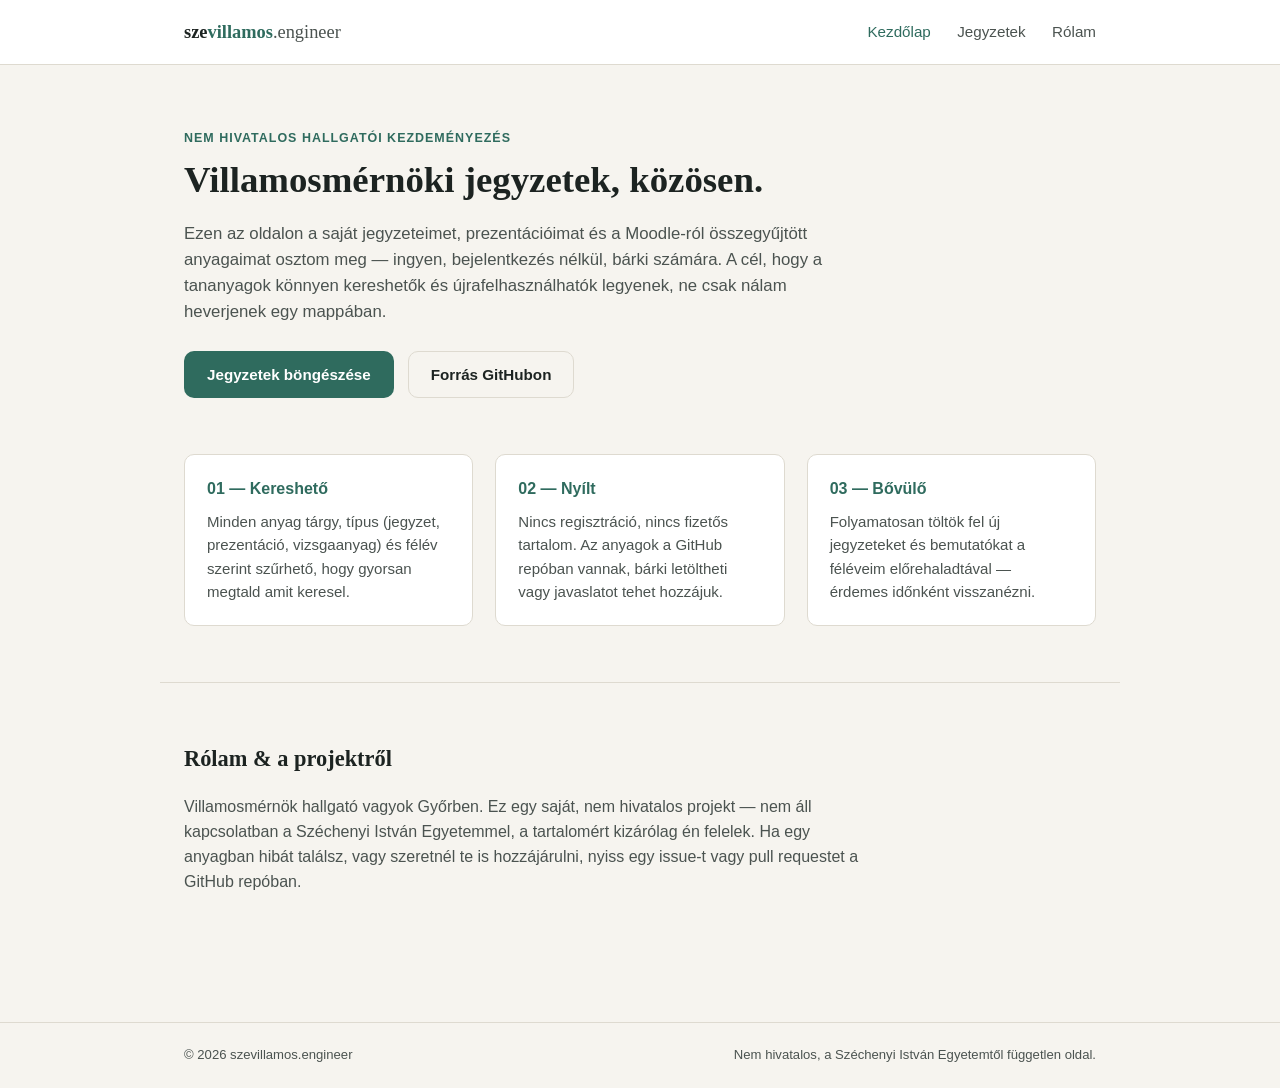
<file: index.html>
<!DOCTYPE html>
<html lang="hu">
<head>
<meta charset="UTF-8">
<meta name="viewport" content="width=device-width, initial-scale=1.0">
<title>SZE Villamos &ndash; Jegyzetek és tananyagok</title>
<meta name="description" content="Villamosmérnök hallgatói jegyzetek, prezentációk és tananyagok gyűjteménye, szabadon elérhetően mindenki számára.">
<link rel="stylesheet" href="assets/style.css">
</head>
<body>
<header class="site-header">
  <div class="wrap">
    <a href="index.html" class="brand">sze<span>villamos</span><span class="dot">.engineer</span></a>
    <nav>
      <a href="index.html" class="active">Kezdőlap</a>
      <a href="jegyzetek.html">Jegyzetek</a>
      <a href="#rolam">Rólam</a>
    </nav>
  </div>
</header>

<main>
  <section class="hero wrap">
    <p class="eyebrow">Nem hivatalos hallgatói kezdeményezés</p>
    <h1>Villamosmérnöki jegyzetek, közösen.</h1>
    <p class="lead">
      Ezen az oldalon a saját jegyzeteimet, prezentációimat és a Moodle-ról
      összegyűjtött anyagaimat osztom meg &mdash; ingyen, bejelentkezés nélkül,
      bárki számára. A cél, hogy a tananyagok könnyen kereshetők és
      újrafelhasználhatók legyenek, ne csak nálam heverjenek egy mappában.
    </p>
    <div class="cta-row">
      <a href="jegyzetek.html" class="btn btn-primary">Jegyzetek böngészése</a>
      <a href="https://github.com/BencePB/szevillamos-engineer" class="btn btn-ghost">Forrás GitHubon</a>
    </div>
  </section>

  <section class="wrap features">
    <div class="feature">
      <h3>01 &mdash; Kereshető</h3>
      <p>Minden anyag tárgy, típus (jegyzet, prezentáció, vizsgaanyag) és
      félév szerint szűrhető, hogy gyorsan megtald amit keresel.</p>
    </div>
    <div class="feature">
      <h3>02 &mdash; Nyílt</h3>
      <p>Nincs regisztráció, nincs fizetős tartalom. Az anyagok a GitHub
      repóban vannak, bárki letöltheti vagy javaslatot tehet hozzájuk.</p>
    </div>
    <div class="feature">
      <h3>03 &mdash; Bővülő</h3>
      <p>Folyamatosan töltök fel új jegyzeteket és bemutatókat a féléveim
      előrehaladtával &mdash; érdemes időnként visszanézni.</p>
    </div>
  </section>

  <section class="wrap disclaimer" id="rolam">
    <h2>Rólam &amp; a projektről</h2>
    <p>
      Villamosmérnök hallgató vagyok Győrben. Ez egy saját, nem hivatalos
      projekt &mdash; nem áll kapcsolatban a Széchenyi István Egyetemmel,
      a tartalomért kizárólag én felelek. Ha egy anyagban hibát találsz,
      vagy szeretnél te is hozzájárulni, nyiss egy issue-t vagy pull
      requestet a GitHub repóban.
    </p>
  </section>
</main>

<footer class="site-footer">
  <div class="wrap">
    <span>&copy; 2026 szevillamos.engineer</span>
    <span>Nem hivatalos, a Széchenyi István Egyetemtől független oldal.</span>
  </div>
</footer>
</body>
</html>
</file>
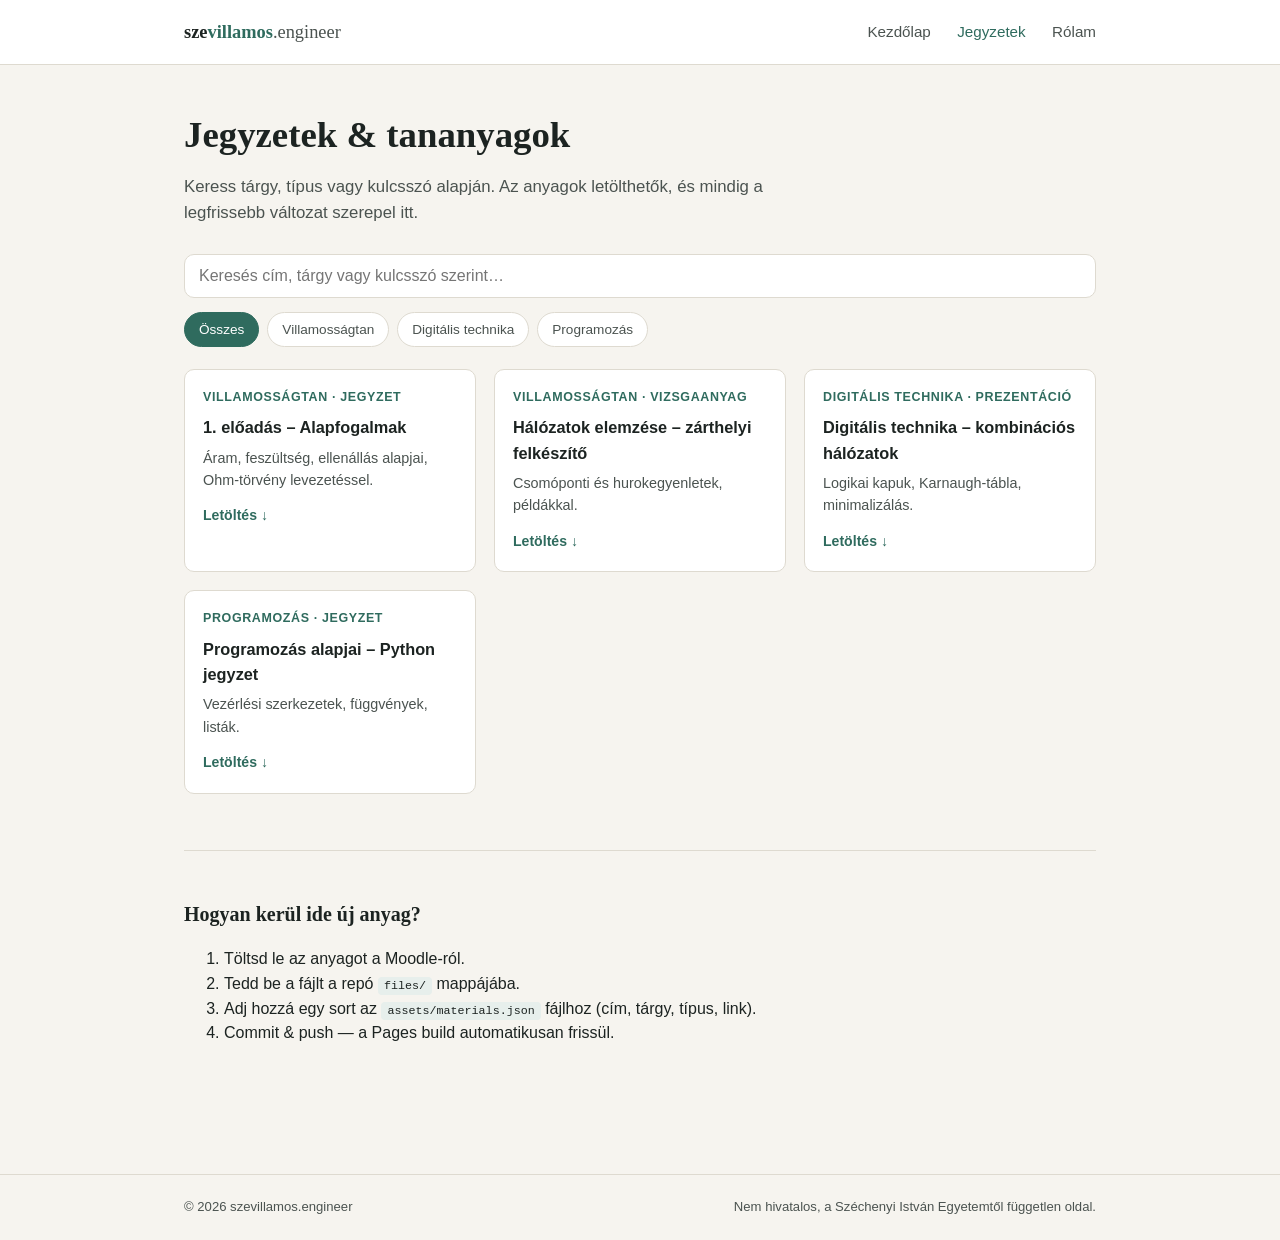
<file: jegyzetek.html>
<!DOCTYPE html>
<html lang="hu">
<head>
<meta charset="UTF-8">
<meta name="viewport" content="width=device-width, initial-scale=1.0">
<title>Jegyzetek &ndash; SZE Villamos</title>
<link rel="stylesheet" href="assets/style.css">
</head>
<body>
<header class="site-header">
  <div class="wrap">
    <a href="index.html" class="brand">sze<span>villamos</span><span class="dot">.engineer</span></a>
    <nav>
      <a href="index.html">Kezdőlap</a>
      <a href="jegyzetek.html" class="active">Jegyzetek</a>
      <a href="index.html#rolam">Rólam</a>
    </nav>
  </div>
</header>

<main class="wrap">
  <h1>Jegyzetek &amp; tananyagok</h1>
  <p class="lead">Keress tárgy, típus vagy kulcsszó alapján. Az anyagok letölthetők, és mindig a legfrissebb változat szerepel itt.</p>

  <div class="toolbar">
    <input id="search" type="text" placeholder="Keresés cím, tárgy vagy kulcsszó szerint&hellip;">
    <div id="filters" class="chips"></div>
  </div>

  <div id="results" class="grid"></div>
  <p id="empty" class="empty" hidden>Nincs találat &mdash; próbálj más kulcsszót.</p>

  <section class="upload-guide">
    <h2>Hogyan kerül ide új anyag?</h2>
    <ol>
      <li>Töltsd le az anyagot a Moodle-ról.</li>
      <li>Tedd be a fájlt a repó <code>files/</code> mappájába.</li>
      <li>Adj hozzá egy sort az <code>assets/materials.json</code> fájlhoz (cím, tárgy, típus, link).</li>
      <li>Commit &amp; push &mdash; a Pages build automatikusan frissül.</li>
    </ol>
  </section>
</main>

<footer class="site-footer">
  <div class="wrap">
    <span>&copy; 2026 szevillamos.engineer</span>
    <span>Nem hivatalos, a Széchenyi István Egyetemtől független oldal.</span>
  </div>
</footer>

<script src="assets/app.js"></script>
</body>
</html>
</file>
<file: assets/style.css>
:root{
  --bg: #f6f4ef;
  --bg-alt: #ffffff;
  --ink: #1c2321;
  --ink-soft: #4b5350;
  --line: #dedad0;
  --accent: #2f6b5e;
  --accent-soft: #e7efec;
  --radius: 10px;
}
*{box-sizing:border-box;}
html,body{margin:0;padding:0;}
body{
  background:var(--bg);
  color:var(--ink);
  font-family: "Segoe UI", Verdana, Arial, sans-serif;
  line-height:1.55;
}
.wrap{max-width:960px;margin:0 auto;padding:0 24px;}

.site-header{border-bottom:1px solid var(--line);background:var(--bg-alt);}
.site-header .wrap{display:flex;align-items:center;justify-content:space-between;height:64px;}
.brand{font-family: Georgia, "Times New Roman", serif;font-size:1.15rem;color:var(--ink);text-decoration:none;font-weight:700;}
.brand span{color:var(--accent);}
.brand .dot{color:var(--ink-soft);font-weight:400;}
nav a{color:var(--ink-soft);text-decoration:none;margin-left:22px;font-size:0.95rem;}
nav a.active,nav a:hover{color:var(--accent);}

.hero{padding:64px 24px 32px;}
.eyebrow{color:var(--accent);text-transform:uppercase;letter-spacing:.08em;font-size:.78rem;font-weight:700;margin:0 0 10px;}
h1{font-family: Georgia, "Times New Roman", serif;font-size:2.3rem;line-height:1.2;margin:0 0 18px;}
.lead{color:var(--ink-soft);font-size:1.05rem;max-width:640px;}
.cta-row{margin-top:26px;display:flex;gap:14px;flex-wrap:wrap;}
.btn{display:inline-block;padding:11px 22px;border-radius:var(--radius);text-decoration:none;font-size:.95rem;font-weight:600;border:1px solid transparent;}
.btn-primary{background:var(--accent);color:#fff;}
.btn-primary:hover{background:#255248;}
.btn-ghost{border-color:var(--line);color:var(--ink);}
.btn-ghost:hover{border-color:var(--accent);color:var(--accent);}

.features{display:grid;grid-template-columns:repeat(3,1fr);gap:22px;padding:24px 24px 56px;}
.feature{background:var(--bg-alt);border:1px solid var(--line);border-radius:var(--radius);padding:22px;}
.feature h3{margin:0 0 8px;font-size:1rem;color:var(--accent);}
.feature p{margin:0;color:var(--ink-soft);font-size:.94rem;}

.disclaimer{padding:0 24px 72px;border-top:1px solid var(--line);padding-top:40px;}
.disclaimer h2{font-family:Georgia,serif;font-size:1.4rem;}
.disclaimer p{color:var(--ink-soft);max-width:680px;}

main.wrap{padding:48px 24px 72px;}
main.wrap h1{margin-bottom:8px;}

.toolbar{margin:28px 0 22px;}
#search{width:100%;padding:12px 14px;border:1px solid var(--line);border-radius:var(--radius);font-size:1rem;background:var(--bg-alt);}
.chips{display:flex;gap:8px;flex-wrap:wrap;margin-top:14px;}
.chip{padding:6px 14px;border:1px solid var(--line);border-radius:999px;font-size:.85rem;cursor:pointer;background:var(--bg-alt);color:var(--ink-soft);}
.chip.active{background:var(--accent);border-color:var(--accent);color:#fff;}

.grid{display:grid;grid-template-columns:repeat(auto-fill,minmax(260px,1fr));gap:18px;margin-top:8px;}
.card{background:var(--bg-alt);border:1px solid var(--line);border-radius:var(--radius);padding:18px;}
.card h4{margin:0 0 6px;font-size:1.02rem;}
.card .meta{color:var(--accent);font-size:.78rem;text-transform:uppercase;letter-spacing:.05em;font-weight:700;margin-bottom:8px;}
.card p{margin:0 0 12px;color:var(--ink-soft);font-size:.9rem;}
.card a{color:var(--accent);text-decoration:none;font-weight:600;font-size:.88rem;}
.card a:hover{text-decoration:underline;}
.empty{color:var(--ink-soft);margin-top:30px;}

.upload-guide{margin-top:56px;border-top:1px solid var(--line);padding-top:32px;}
.upload-guide h2{font-family:Georgia,serif;font-size:1.25rem;}
.upload-guide code{background:var(--accent-soft);padding:2px 6px;border-radius:4px;font-size:.9em;}

.site-footer{border-top:1px solid var(--line);margin-top:40px;}
.site-footer .wrap{display:flex;justify-content:space-between;flex-wrap:wrap;gap:6px;padding:22px 24px;color:var(--ink-soft);font-size:.82rem;}

@media(max-width:720px){
  .features{grid-template-columns:1fr;}
  h1{font-size:1.8rem;}
}
</file>
